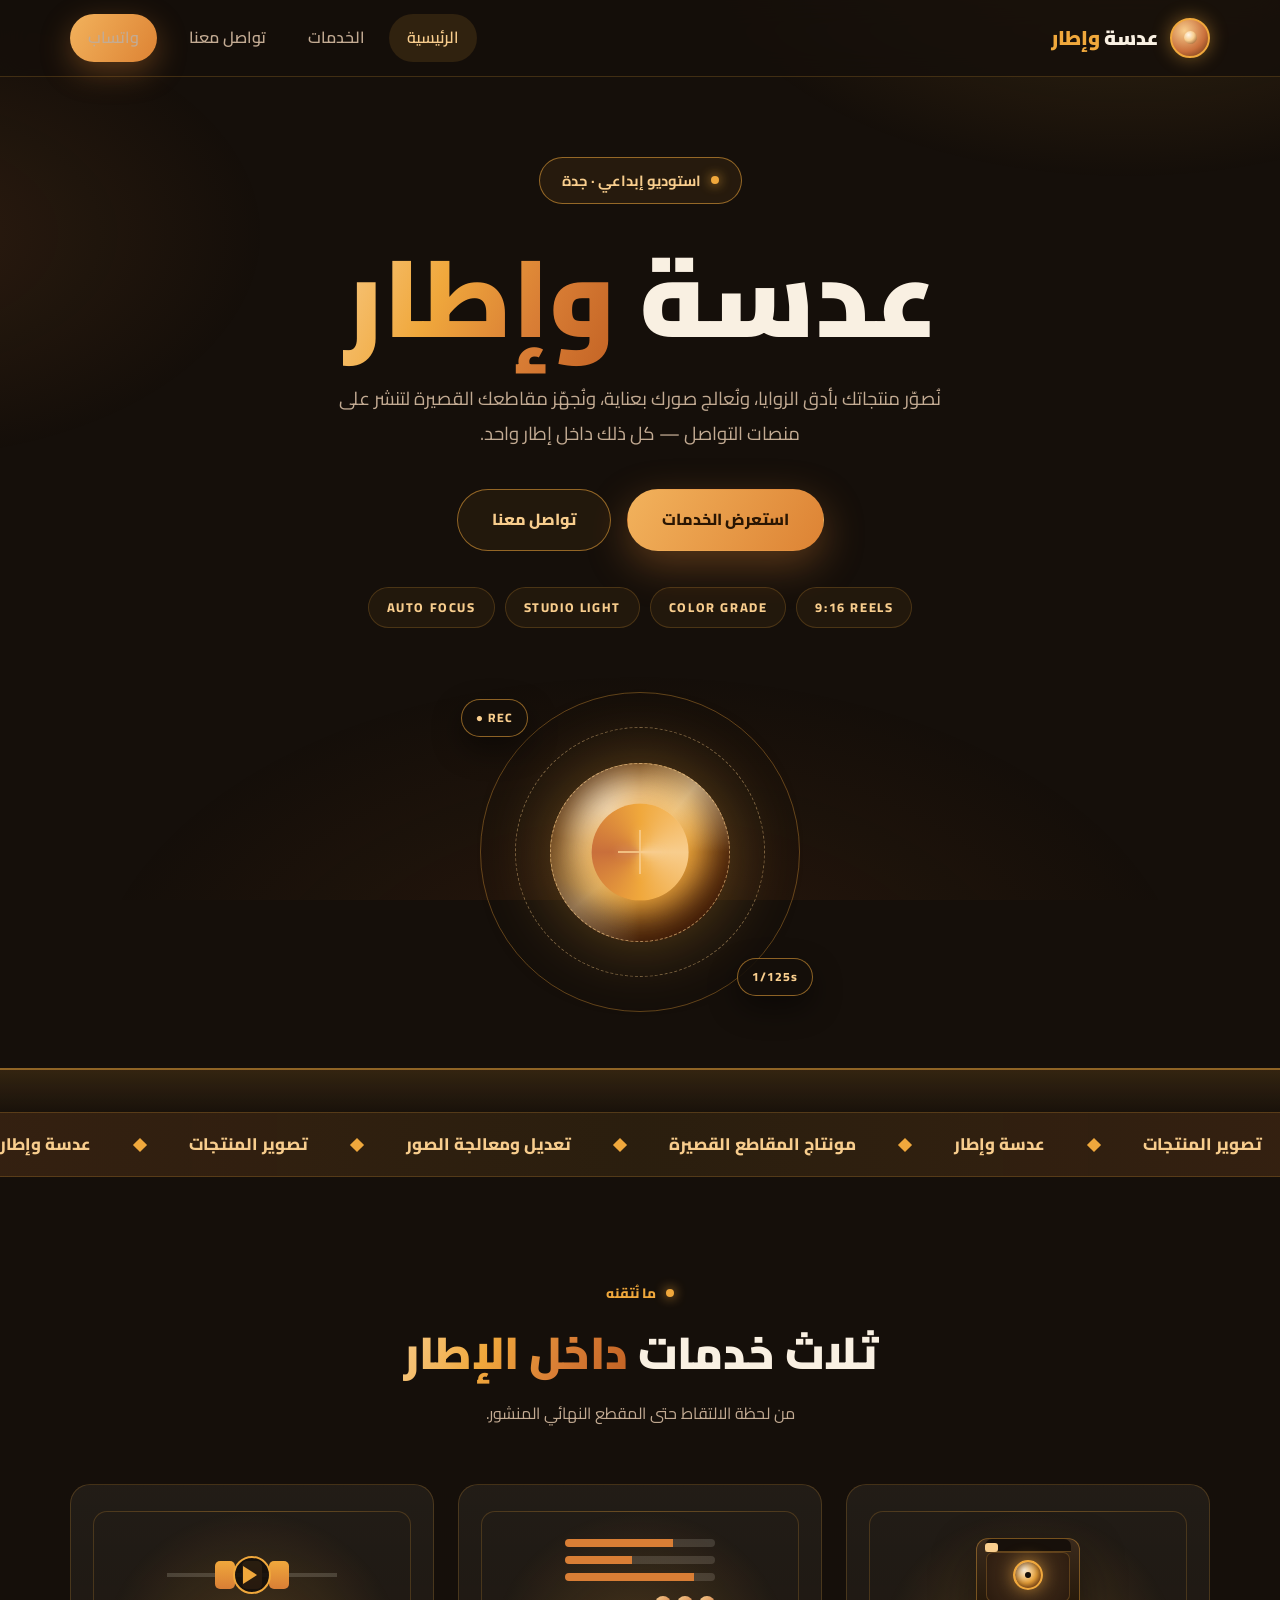
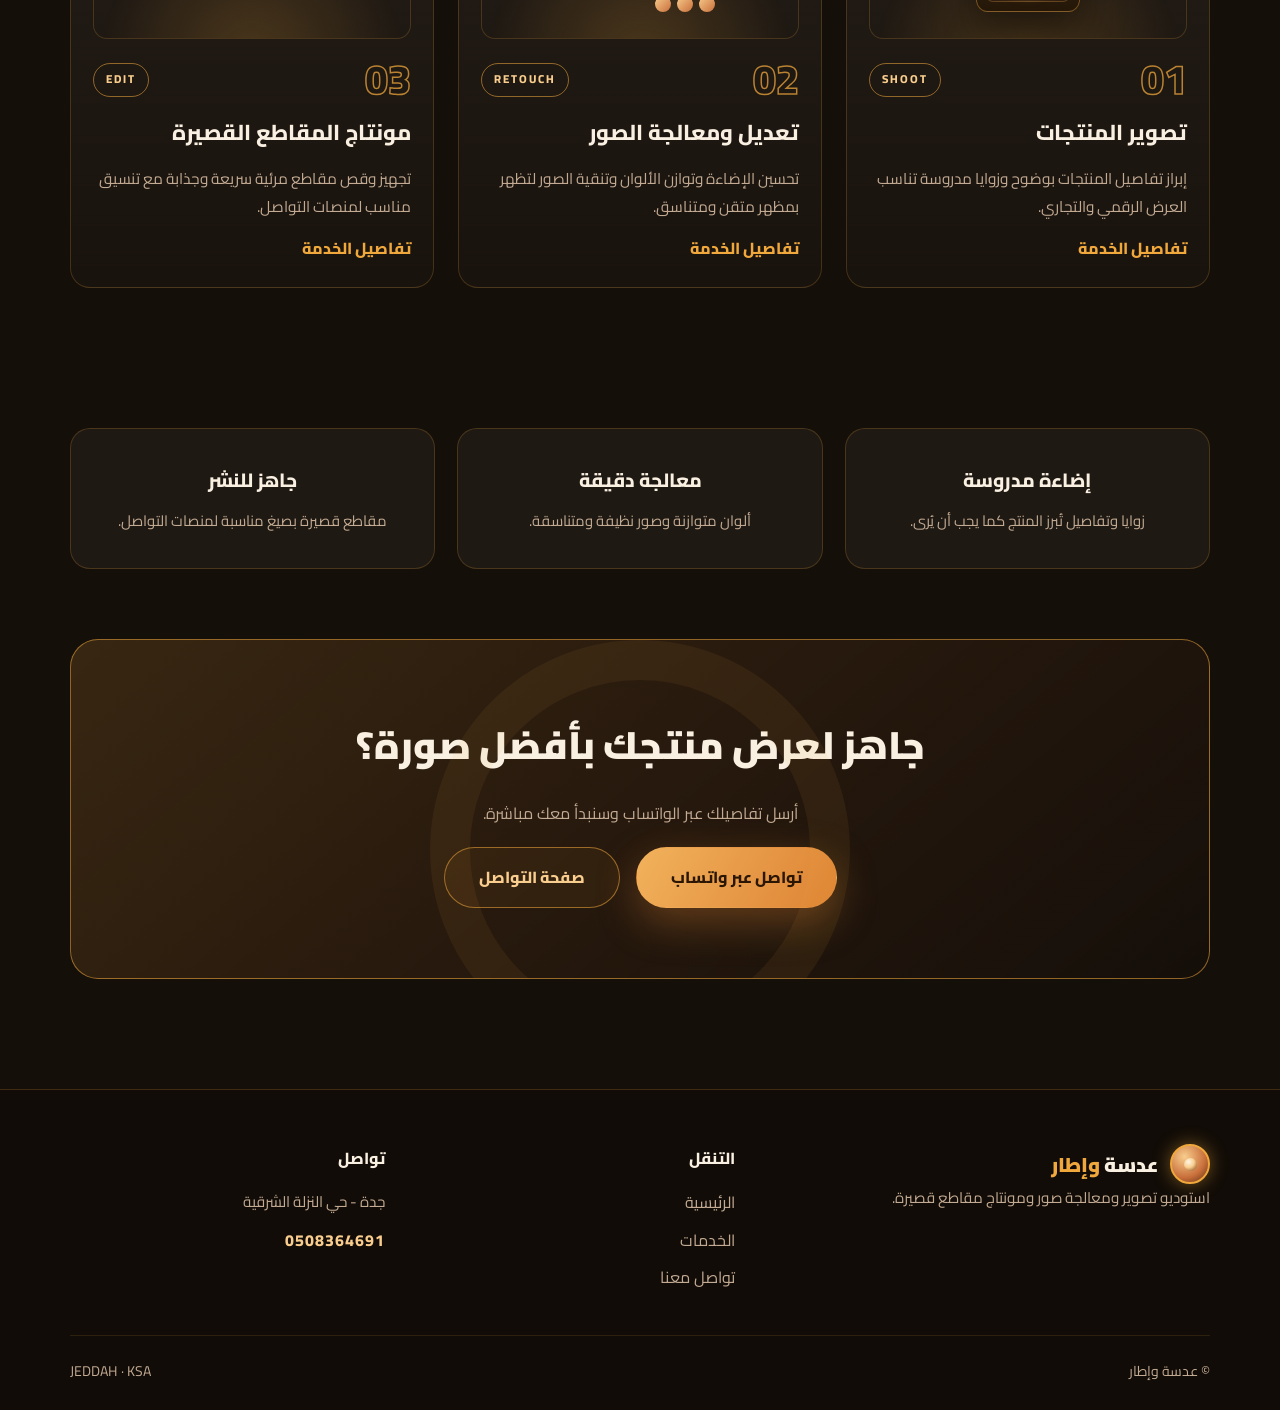
<file: index.html>
<!DOCTYPE html>
<html lang="ar" dir="rtl">
<head>
  <meta charset="UTF-8">
  <meta name="viewport" content="width=device-width, initial-scale=1.0">
  <title>عدسة وإطار | استوديو تصوير ومعالجة صور ومونتاج</title>
  <meta name="description" content="عدسة وإطار — استوديو تصوير المنتجات وتعديل ومعالجة الصور ومونتاج المقاطع القصيرة في جدة - حي النزلة الشرقية.">
  <link rel="icon" href="data:image/svg+xml,%3Csvg xmlns='http://www.w3.org/2000/svg' viewBox='0 0 64 64'%3E%3Ccircle cx='32' cy='32' r='30' fill='%23150f0a' stroke='%23f0a83c' stroke-width='5'/%3E%3Ccircle cx='32' cy='32' r='12' fill='%23f0a83c'/%3E%3C/svg%3E">
  <link rel="preconnect" href="https://fonts.googleapis.com">
  <link rel="preconnect" href="https://fonts.gstatic.com" crossorigin>
  <link href="https://fonts.googleapis.com/css2?family=Cairo:wght@300;400;500;600;700;800;900&display=swap" rel="stylesheet">
  <link rel="stylesheet" href="style.css">
</head>
<body>

  <!-- ===== الترويسة ===== -->
  <header class="site-header">
    <div class="container nav-wrap">
      <a class="brand" href="index.html">
        <span class="aperture" aria-hidden="true"></span>
        <span class="brand-name">عدسة <em>وإطار</em></span>
      </a>

      <button class="nav-toggle" aria-label="فتح القائمة" aria-expanded="false" aria-controls="mainNav">
        <span></span><span></span><span></span>
      </button>

      <nav class="main-nav" id="mainNav">
        <ul>
          <li><a href="index.html" class="active">الرئيسية</a></li>
          <li><a href="services.html">الخدمات</a></li>
          <li><a href="contact.html">تواصل معنا</a></li>
        </ul>
        <a class="nav-cta" href="https://wa.me/966508364691" target="_blank" rel="noopener">واتساب</a>
      </nav>
    </div>
  </header>

  <main>
    <!-- ===== الواجهة الرئيسية ===== -->
    <section class="hero" id="home">
      <div class="container">
        <span class="hero-badge"><span class="dot"></span>استوديو إبداعي · جدة</span>
        <h1 class="hero-title">عدسة <span class="grad-text">وإطار</span></h1>
        <p class="hero-lead">
          نُصوّر منتجاتك بأدق الزوايا، ونُعالج صورك بعناية، ونُجهّز مقاطعك القصيرة
          لتنشر على منصات التواصل — كل ذلك داخل إطار واحد.
        </p>
        <div class="hero-actions">
          <a class="btn btn-primary" href="services.html">استعرض الخدمات</a>
          <a class="btn btn-ghost" href="contact.html">تواصل معنا</a>
        </div>
        <div class="chips" dir="ltr">
          <span class="chip">AUTO FOCUS</span>
          <span class="chip">STUDIO LIGHT</span>
          <span class="chip">COLOR GRADE</span>
          <span class="chip">9:16 REELS</span>
        </div>
      </div>

      <div class="hero-visual" aria-hidden="true">
        <div class="lens">
          <span class="ring ring-1"></span>
          <span class="ring ring-2"></span>
          <span class="ring ring-3"></span>
          <span class="ring ring-4"></span>
          <span class="glass"></span>
          <span class="reticle"></span>
        </div>
        <span class="float-chip fc-1" dir="ltr">● REC</span>
        <span class="float-chip fc-2" dir="ltr">1/125s</span>
      </div>

      <div class="film-strip" aria-hidden="true"></div>
    </section>

    <!-- ===== الشريط المتحرك ===== -->
    <div class="marquee" aria-hidden="true">
      <div class="marquee-track">
        <span class="mq">عدسة وإطار</span>
        <span class="mq">تصوير المنتجات</span>
        <span class="mq">تعديل ومعالجة الصور</span>
        <span class="mq">مونتاج المقاطع القصيرة</span>
        <span class="mq">عدسة وإطار</span>
        <span class="mq">تصوير المنتجات</span>
        <span class="mq">تعديل ومعالجة الصور</span>
        <span class="mq">مونتاج المقاطع القصيرة</span>
        <span class="mq">عدسة وإطار</span>
        <span class="mq">تصوير المنتجات</span>
        <span class="mq">تعديل ومعالجة الصور</span>
        <span class="mq">مونتاج المقاطع القصيرة</span>
        <span class="mq">عدسة وإطار</span>
        <span class="mq">تصوير المنتجات</span>
        <span class="mq">تعديل ومعالجة الصور</span>
        <span class="mq">مونتاج المقاطع القصيرة</span>
      </div>
    </div>

    <!-- ===== الخدمات ===== -->
    <section class="section" id="services">
      <div class="container">
        <header class="sec-head">
          <span class="kicker"><i class="dot"></i>ما نُتقنه</span>
          <h2 class="sec-title">ثلاث خدمات <span class="grad-text">داخل الإطار</span></h2>
          <p class="sec-sub">من لحظة الالتقاط حتى المقطع النهائي المنشور.</p>
        </header>

        <div class="cards">
          <!-- الخدمة 01 -->
          <article class="card">
            <div class="art">
              <div class="cam" aria-hidden="true">
                <span class="cam-top"></span>
                <span class="cam-body"></span>
                <span class="cam-lens"><i></i></span>
                <span class="cam-flash"></span>
              </div>
            </div>
            <div class="card-top">
              <span class="num">01</span>
              <span class="tag">SHOOT</span>
            </div>
            <h3>تصوير المنتجات</h3>
            <p>إبراز تفاصيل المنتجات بوضوح وزوايا مدروسة تناسب العرض الرقمي والتجاري.</p>
            <a class="card-link" href="services.html#service-1">تفاصيل الخدمة</a>
          </article>

          <!-- الخدمة 02 -->
          <article class="card">
            <div class="art">
              <div class="sliders" aria-hidden="true">
                <span class="row" style="--p:72%"></span>
                <span class="row" style="--p:45%"></span>
                <span class="row" style="--p:86%"></span>
                <span class="pallet"><i></i><i></i><i></i></span>
              </div>
            </div>
            <div class="card-top">
              <span class="num">02</span>
              <span class="tag">RETOUCH</span>
            </div>
            <h3>تعديل ومعالجة الصور</h3>
            <p>تحسين الإضاءة وتوازن الألوان وتنقية الصور لتظهر بمظهر متقن ومتناسق.</p>
            <a class="card-link" href="services.html#service-2">تفاصيل الخدمة</a>
          </article>

          <!-- الخدمة 03 -->
          <article class="card">
            <div class="art">
              <div class="timeline" aria-hidden="true">
                <span class="strip"></span>
                <span class="clips"><i></i><i></i><i></i></span>
                <span class="play"></span>
              </div>
            </div>
            <div class="card-top">
              <span class="num">03</span>
              <span class="tag">EDIT</span>
            </div>
            <h3>مونتاج المقاطع القصيرة</h3>
            <p>تجهيز وقص مقاطع مرئية سريعة وجذابة مع تنسيق مناسب لمنصات التواصل.</p>
            <a class="card-link" href="services.html#service-3">تفاصيل الخدمة</a>
          </article>
        </div>
      </div>
    </section>

    <!-- ===== لماذا نحن ===== -->
    <section class="section highlights-wrap">
      <div class="container">
        <div class="highlights">
          <div class="hl">
            <span class="hl-dot"></span>
            <h4>إضاءة مدروسة</h4>
            <p>زوايا وتفاصيل تُبرز المنتج كما يجب أن يُرى.</p>
          </div>
          <div class="hl">
            <span class="hl-dot"></span>
            <h4>معالجة دقيقة</h4>
            <p>ألوان متوازنة وصور نظيفة ومتناسقة.</p>
          </div>
          <div class="hl">
            <span class="hl-dot"></span>
            <h4>جاهز للنشر</h4>
            <p>مقاطع قصيرة بصيغ مناسبة لمنصات التواصل.</p>
          </div>
        </div>
      </div>
    </section>

    <!-- ===== دعوة للتواصل ===== -->
    <section class="cta">
      <div class="container">
        <div class="cta-card">
          <span class="cta-watermark" aria-hidden="true"></span>
          <h2>جاهز لعرض منتجك بأفضل صورة؟</h2>
          <p>أرسل تفاصيلك عبر الواتساب وسنبدأ معك مباشرة.</p>
          <div class="hero-actions">
            <a class="btn btn-primary" href="https://wa.me/966508364691" target="_blank" rel="noopener">تواصل عبر واتساب</a>
            <a class="btn btn-ghost" href="contact.html">صفحة التواصل</a>
          </div>
        </div>
      </div>
    </section>
  </main>

  <!-- ===== التذييل ===== -->
  <footer class="site-footer">
    <div class="container footer-grid">
      <div class="f-brand">
        <a class="brand" href="index.html">
          <span class="aperture" aria-hidden="true"></span>
          <span class="brand-name">عدسة <em>وإطار</em></span>
        </a>
        <p>استوديو تصوير ومعالجة صور ومونتاج مقاطع قصيرة.</p>
      </div>

      <nav class="f-nav" aria-label="تنقل التذييل">
        <h5>التنقل</h5>
        <ul>
          <li><a href="index.html">الرئيسية</a></li>
          <li><a href="services.html">الخدمات</a></li>
          <li><a href="contact.html">تواصل معنا</a></li>
        </ul>
      </nav>

      <div class="f-contact">
        <h5>تواصل</h5>
        <p>جدة - حي النزلة الشرقية</p>
        <a class="f-wa" href="https://wa.me/966508364691" target="_blank" rel="noopener" dir="ltr">0508364691</a>
      </div>
    </div>
    <div class="container f-bottom">
      <span>© عدسة وإطار</span>
      <span dir="ltr">JEDDAH · KSA</span>
    </div>
  </footer>

  <script>
    const toggle = document.querySelector('.nav-toggle');
    const nav = document.querySelector('.main-nav');
    toggle.addEventListener('click', () => {
      const open = nav.classList.toggle('open');
      toggle.setAttribute('aria-expanded', open);
    });
    nav.querySelectorAll('a').forEach(a => a.addEventListener('click', () => {
      nav.classList.remove('open');
      toggle.setAttribute('aria-expanded', 'false');
    }));
  </script>
</body>
</html>
</file>
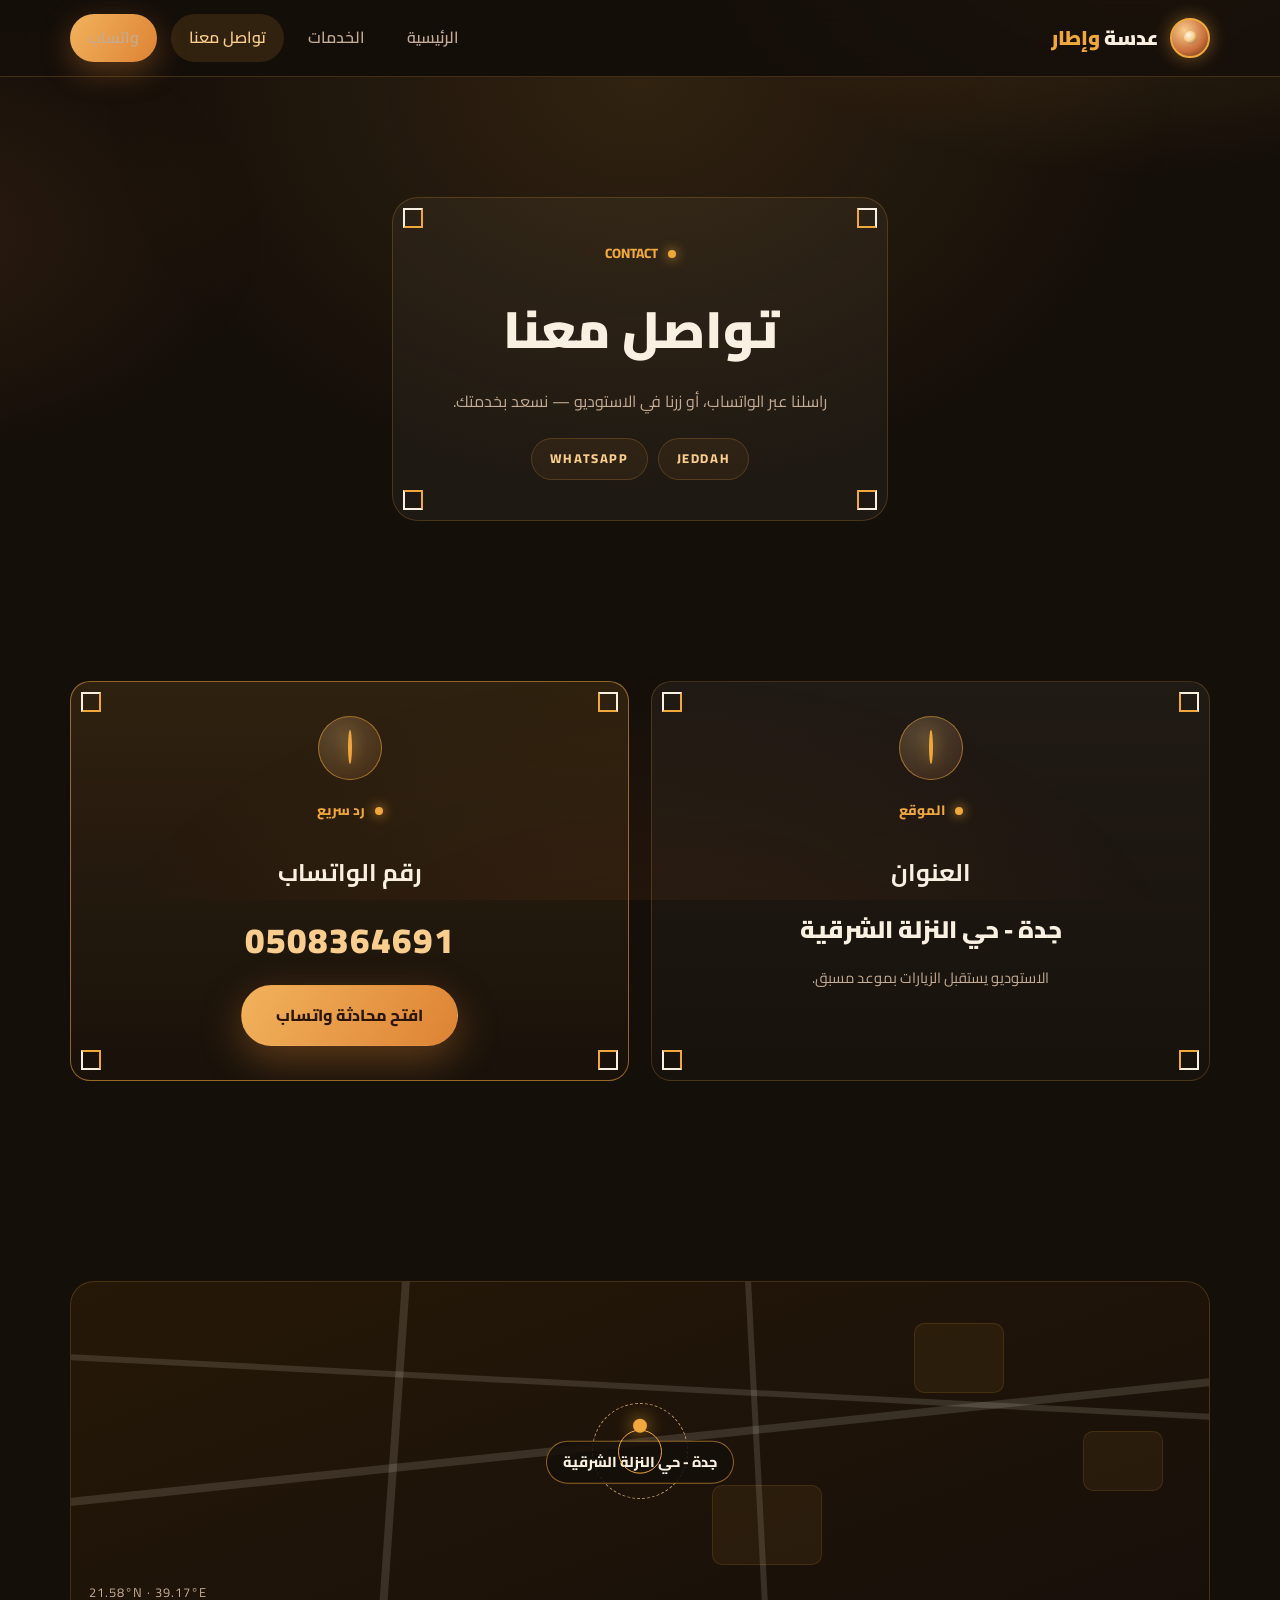
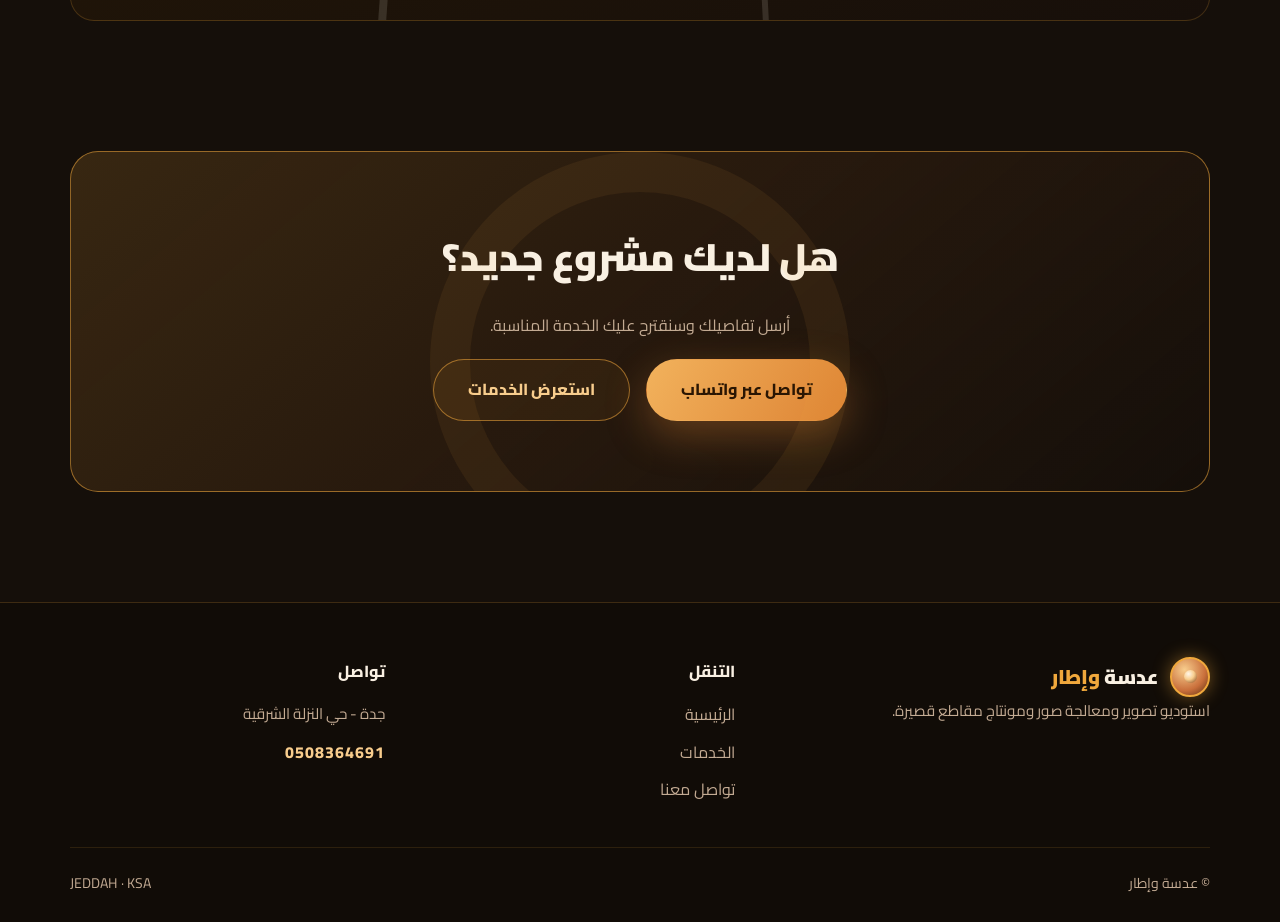
<file: contact.html>
<!DOCTYPE html>
<html lang="ar" dir="rtl">
<head>
  <meta charset="UTF-8">
  <meta name="viewport" content="width=device-width, initial-scale=1.0">
  <title>تواصل معنا | عدسة وإطار</title>
  <meta name="description" content="تواصل مع عدسة وإطار — جدة - حي النزلة الشرقية · واتساب 0508364691.">
  <link rel="preconnect" href="https://fonts.googleapis.com">
  <link rel="preconnect" href="https://fonts.gstatic.com" crossorigin>
  <link href="https://fonts.googleapis.com/css2?family=Cairo:wght@400;600;700;800;900&display=swap" rel="stylesheet">
  <link rel="stylesheet" href="style.css">
</head>
<body>

  <!-- ===== الترويسة ===== -->
  <header class="site-header">
    <div class="container nav-wrap">
      <a class="brand" href="index.html">
        <span class="aperture" aria-hidden="true"></span>
        <span class="brand-name">عدسة <em>وإطار</em></span>
      </a>

      <button class="nav-toggle" aria-label="فتح القائمة" aria-expanded="false" aria-controls="mainNav">
        <span></span><span></span><span></span>
      </button>

      <nav class="main-nav" id="mainNav">
        <ul>
          <li><a href="index.html">الرئيسية</a></li>
          <li><a href="services.html">الخدمات</a></li>
          <li><a href="contact.html" class="active">تواصل معنا</a></li>
        </ul>
        <a class="nav-cta" href="https://wa.me/966508364691" target="_blank" rel="noopener">واتساب</a>
      </nav>
    </div>
  </header>

  <main>
    <!-- ===== عنوان الصفحة ===== -->
    <section class="page-head">
      <div class="container">
        <div class="ph-frame">
          <span class="corners" aria-hidden="true"><i></i><i></i><i></i><i></i></span>
          <span class="kicker"><i class="dot"></i>CONTACT</span>
          <h1 class="page-title">تواصل معنا</h1>
          <p>راسلنا عبر الواتساب، أو زرنا في الاستوديو — نسعد بخدمتك.</p>
          <div class="chips" dir="ltr">
            <span class="chip">WHATSAPP</span>
            <span class="chip">JEDDAH</span>
          </div>
        </div>
      </div>
    </section>

    <!-- ===== بطاقات التواصل ===== -->
    <section class="section">
      <div class="container contact-grid">

        <article class="ccard">
          <span class="corners" aria-hidden="true"><i></i><i></i><i></i><i></i></span>
          <div class="cicon" aria-hidden="true">
            <span class="pin"><i></i></span>
          </div>
          <span class="kicker"><i class="dot"></i>الموقع</span>
          <h2>العنوان</h2>
          <p class="c-big">جدة - حي النزلة الشرقية</p>
          <span class="c-note">الاستوديو يستقبل الزيارات بموعد مسبق.</span>
        </article>

        <article class="ccard ccard-wa">
          <span class="corners" aria-hidden="true"><i></i><i></i><i></i><i></i></span>
          <div class="cicon" aria-hidden="true">
            <span class="bubble"><i></i></span>
          </div>
          <span class="kicker"><i class="dot"></i>رد سريع</span>
          <h2>رقم الواتساب</h2>
          <a class="c-phone" href="https://wa.me/966508364691" target="_blank" rel="noopener" dir="ltr">0508364691</a>
          <a class="btn btn-primary" href="https://wa.me/966508364691" target="_blank" rel="noopener">افتح محادثة واتساب</a>
        </article>

      </div>
    </section>

    <!-- ===== خريطة إبداعية ===== -->
    <section class="section section-tight">
      <div class="container">
        <div class="map" role="img" aria-label="جدة - حي النزلة الشرقية">
          <span class="map-road r-h1" aria-hidden="true"></span>
          <span class="map-road r-h2" aria-hidden="true"></span>
          <span class="map-road r-v1" aria-hidden="true"></span>
          <span class="map-road r-v2" aria-hidden="true"></span>
          <span class="map-block b1" aria-hidden="true"></span>
          <span class="map-block b2" aria-hidden="true"></span>
          <span class="map-block b3" aria-hidden="true"></span>

          <span class="map-reticle" aria-hidden="true"></span>

          <div class="map-pin-label">
            <span class="map-pulse" aria-hidden="true"></span>
            <span class="map-dot" aria-hidden="true"></span>
            <span class="map-text">جدة - حي النزلة الشرقية</span>
          </div>

          <span class="map-coords" dir="ltr">21.58°N · 39.17°E</span>
        </div>
      </div>
    </section>

    <!-- ===== دعوة للتواصل ===== -->
    <section class="cta">
      <div class="container">
        <div class="cta-card">
          <span class="cta-watermark" aria-hidden="true"></span>
          <h2>هل لديك مشروع جديد؟</h2>
          <p>أرسل تفاصيلك وسنقترح عليك الخدمة المناسبة.</p>
          <div class="hero-actions">
            <a class="btn btn-primary" href="https://wa.me/966508364691" target="_blank" rel="noopener">تواصل عبر واتساب</a>
            <a class="btn btn-ghost" href="services.html">استعرض الخدمات</a>
          </div>
        </div>
      </div>
    </section>
  </main>

  <!-- ===== التذييل ===== -->
  <footer class="site-footer">
    <div class="container footer-grid">
      <div class="f-brand">
        <a class="brand" href="index.html">
          <span class="aperture" aria-hidden="true"></span>
          <span class="brand-name">عدسة <em>وإطار</em></span>
        </a>
        <p>استوديو تصوير ومعالجة صور ومونتاج مقاطع قصيرة.</p>
      </div>

      <nav class="f-nav" aria-label="تنقل التذييل">
        <h5>التنقل</h5>
        <ul>
          <li><a href="index.html">الرئيسية</a></li>
          <li><a href="services.html">الخدمات</a></li>
          <li><a href="contact.html">تواصل معنا</a></li>
        </ul>
      </nav>

      <div class="f-contact">
        <h5>تواصل</h5>
        <p>جدة - حي النزلة الشرقية</p>
        <a class="f-wa" href="https://wa.me/966508364691" target="_blank" rel="noopener" dir="ltr">0508364691</a>
      </div>
    </div>
    <div class="container f-bottom">
      <span>© عدسة وإطار</span>
      <span dir="ltr">JEDDAH · KSA</span>
    </div>
  </footer>

  <script>
    const toggle = document.querySelector('.nav-toggle');
    const nav = document.querySelector('.main-nav');
    toggle.addEventListener('click', () => {
      const open = nav.classList.toggle('open');
      toggle.setAttribute('aria-expanded', open);
    });
    nav.querySelectorAll('a').forEach(a => a.addEventListener('click', () => {
      nav.classList.remove('open');
      toggle.setAttribute('aria-expanded', 'false');
    }));
  </script>
</body>
</html>
</file>
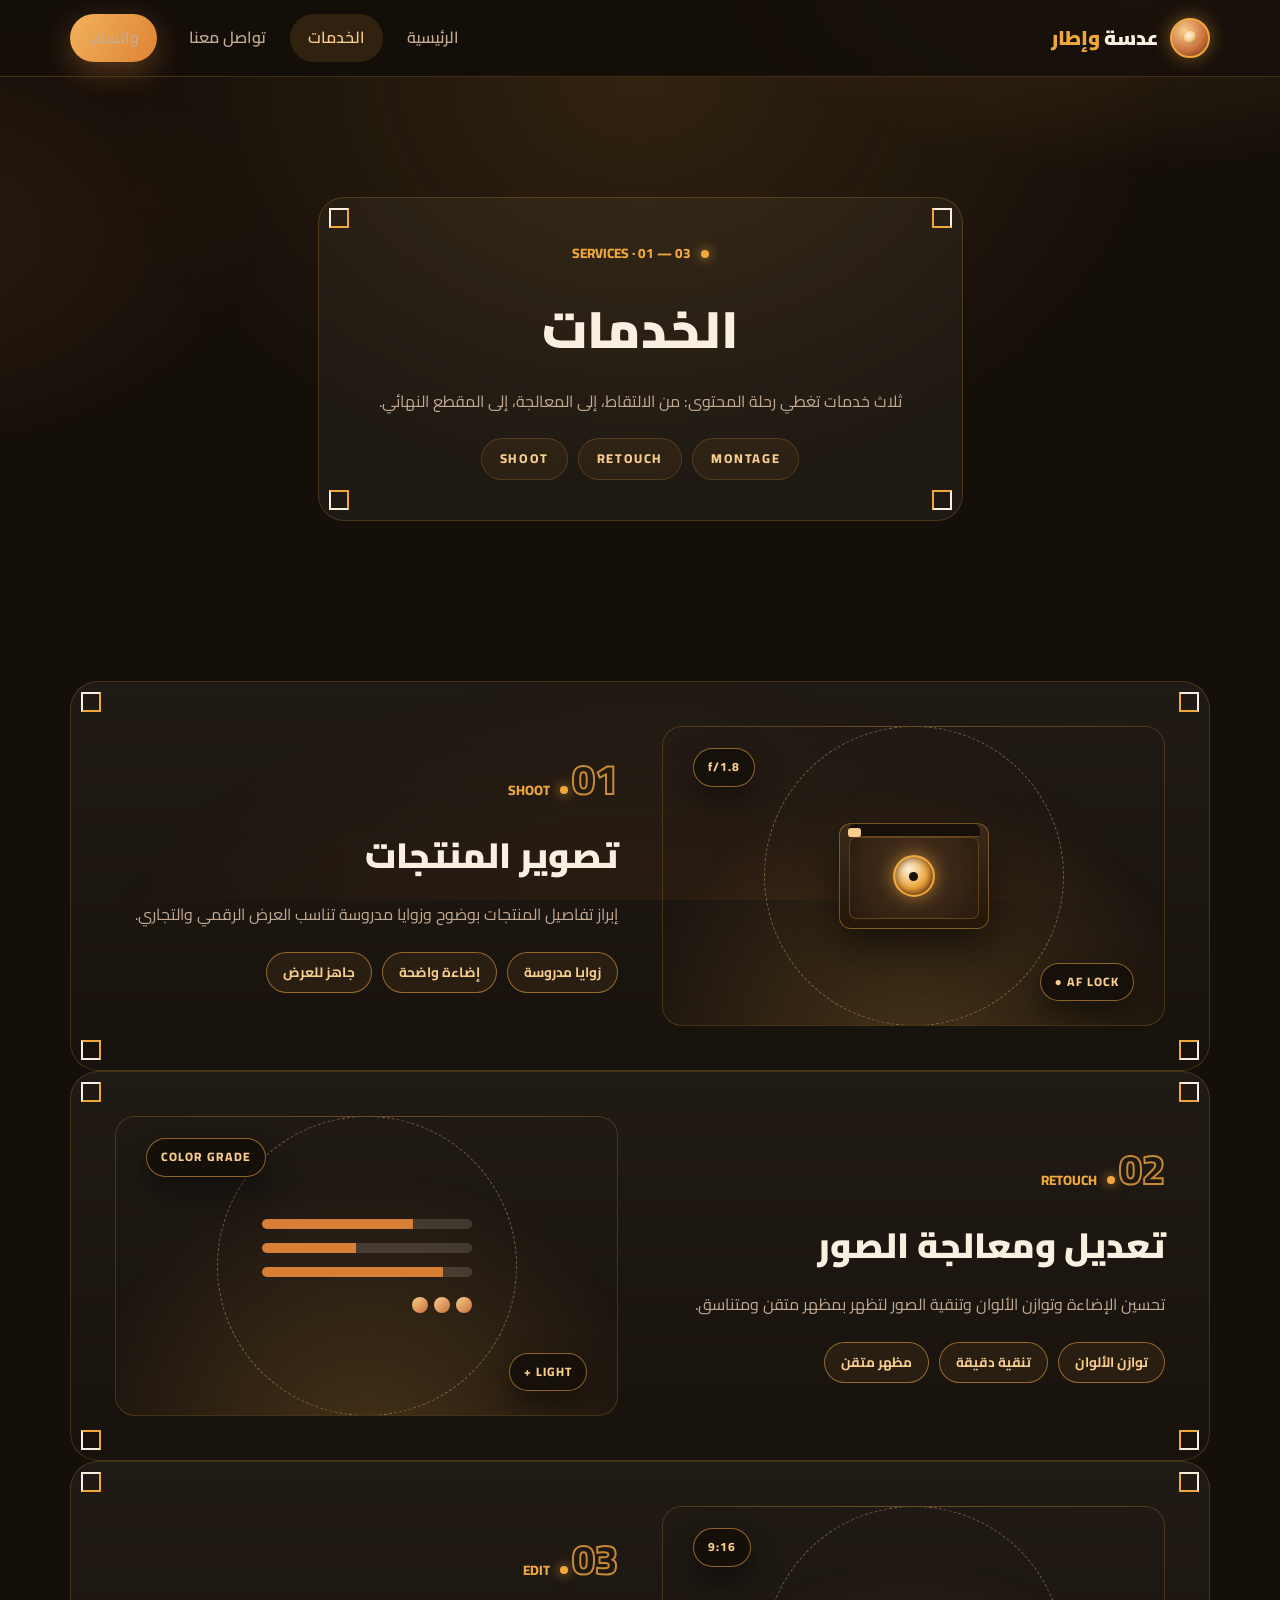
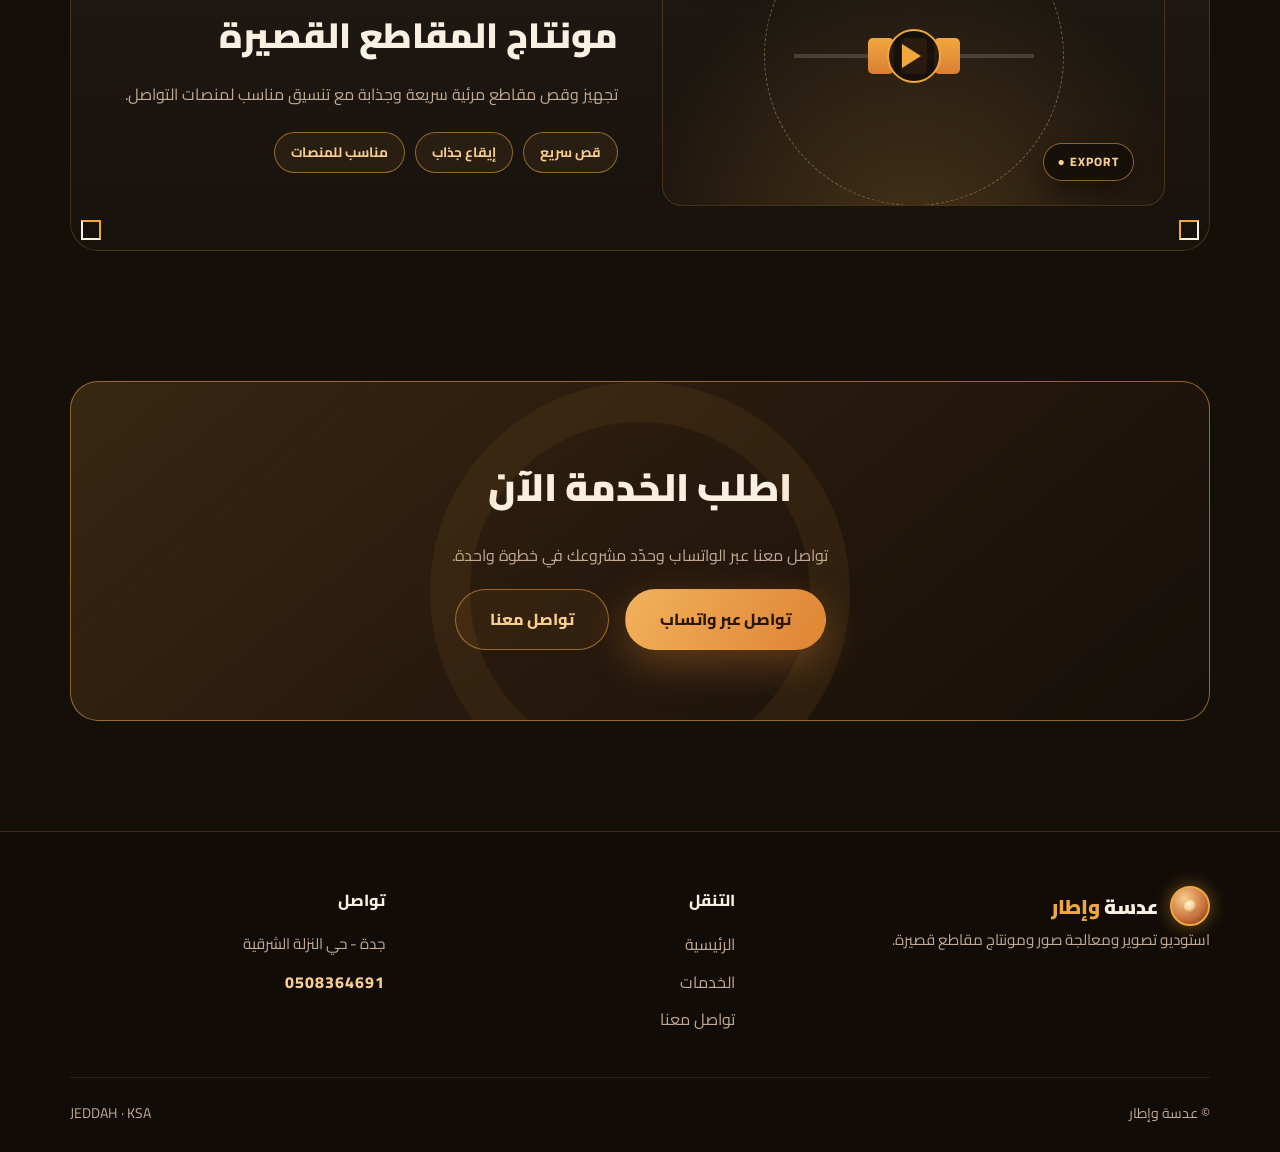
<file: services.html>
<!DOCTYPE html>
<html lang="ar" dir="rtl">
<head>
  <meta charset="UTF-8">
  <meta name="viewport" content="width=device-width, initial-scale=1.0">
  <title>الخدمات | عدسة وإطار</title>
  <meta name="description" content="خدمات عدسة وإطار: تصوير المنتجات، تعديل ومعالجة الصور، مونتاج المقاطع القصيرة.">
  <link rel="preconnect" href="https://fonts.googleapis.com">
  <link rel="preconnect" href="https://fonts.gstatic.com" crossorigin>
  <link href="https://fonts.googleapis.com/css2?family=Cairo:wght@400;600;700;800;900&display=swap" rel="stylesheet">
  <link rel="stylesheet" href="style.css">
</head>
<body>

  <!-- ===== الترويسة ===== -->
  <header class="site-header">
    <div class="container nav-wrap">
      <a class="brand" href="index.html">
        <span class="aperture" aria-hidden="true"></span>
        <span class="brand-name">عدسة <em>وإطار</em></span>
      </a>

      <button class="nav-toggle" aria-label="فتح القائمة" aria-expanded="false" aria-controls="mainNav">
        <span></span><span></span><span></span>
      </button>

      <nav class="main-nav" id="mainNav">
        <ul>
          <li><a href="index.html">الرئيسية</a></li>
          <li><a href="services.html" class="active">الخدمات</a></li>
          <li><a href="contact.html">تواصل معنا</a></li>
        </ul>
        <a class="nav-cta" href="https://wa.me/966508364691" target="_blank" rel="noopener">واتساب</a>
      </nav>
    </div>
  </header>

  <main>
    <!-- ===== عنوان الصفحة ===== -->
    <section class="page-head">
      <div class="container">
        <div class="ph-frame">
          <span class="corners" aria-hidden="true"><i></i><i></i><i></i><i></i></span>
          <span class="kicker"><i class="dot"></i>SERVICES · 01 — 03</span>
          <h1 class="page-title">الخدمات</h1>
          <p>ثلاث خدمات تغطي رحلة المحتوى: من الالتقاط، إلى المعالجة، إلى المقطع النهائي.</p>
          <div class="chips" dir="ltr">
            <span class="chip">SHOOT</span>
            <span class="chip">RETOUCH</span>
            <span class="chip">MONTAGE</span>
          </div>
        </div>
      </div>
    </section>

    <!-- ===== الخدمات ===== -->
    <section class="section">
      <div class="container">

        <!-- 01 -->
        <article class="service-row">
          <span class="corners" aria-hidden="true"><i></i><i></i><i></i><i></i></span>
          <div class="srv-visual">
            <div class="orbit" aria-hidden="true"></div>
            <div class="cam cam-lg" aria-hidden="true">
              <span class="cam-top"></span>
              <span class="cam-body"></span>
              <span class="cam-lens"><i></i></span>
              <span class="cam-flash"></span>
            </div>
            <span class="float-chip fc-1" dir="ltr">f/1.8</span>
            <span class="float-chip fc-2" dir="ltr">● AF LOCK</span>
          </div>
          <div class="srv-copy">
            <span class="srv-num" aria-hidden="true">01</span>
            <span class="kicker"><i class="dot"></i>SHOOT</span>
            <h2>تصوير المنتجات</h2>
            <p>إبراز تفاصيل المنتجات بوضوح وزوايا مدروسة تناسب العرض الرقمي والتجاري.</p>
            <div class="srv-tags">
              <span>زوايا مدروسة</span><span>إضاءة واضحة</span><span>جاهز للعرض</span>
            </div>
          </div>
        </article>

        <!-- 02 -->
        <article class="service-row flip">
          <span class="corners" aria-hidden="true"><i></i><i></i><i></i><i></i></span>
          <div class="srv-visual">
            <div class="orbit" aria-hidden="true"></div>
            <div class="sliders sliders-lg" aria-hidden="true">
              <span class="row" style="--p:72%"></span>
              <span class="row" style="--p:45%"></span>
              <span class="row" style="--p:86%"></span>
              <span class="pallet"><i></i><i></i><i></i></span>
            </div>
            <span class="float-chip fc-1" dir="ltr">COLOR GRADE</span>
            <span class="float-chip fc-2" dir="ltr">+ LIGHT</span>
          </div>
          <div class="srv-copy">
            <span class="srv-num" aria-hidden="true">02</span>
            <span class="kicker"><i class="dot"></i>RETOUCH</span>
            <h2>تعديل ومعالجة الصور</h2>
            <p>تحسين الإضاءة وتوازن الألوان وتنقية الصور لتظهر بمظهر متقن ومتناسق.</p>
            <div class="srv-tags">
              <span>توازن الألوان</span><span>تنقية دقيقة</span><span>مظهر متقن</span>
            </div>
          </div>
        </article>

        <!-- 03 -->
        <article class="service-row">
          <span class="corners" aria-hidden="true"><i></i><i></i><i></i><i></i></span>
          <div class="srv-visual">
            <div class="orbit" aria-hidden="true"></div>
            <div class="timeline timeline-lg" aria-hidden="true">
              <span class="strip"></span>
              <span class="clips"><i></i><i></i><i></i></span>
              <span class="play"></span>
            </div>
            <span class="float-chip fc-1" dir="ltr">9:16</span>
            <span class="float-chip fc-2" dir="ltr">● EXPORT</span>
          </div>
          <div class="srv-copy">
            <span class="srv-num" aria-hidden="true">03</span>
            <span class="kicker"><i class="dot"></i>EDIT</span>
            <h2>مونتاج المقاطع القصيرة</h2>
            <p>تجهيز وقص مقاطع مرئية سريعة وجذابة مع تنسيق مناسب لمنصات التواصل.</p>
            <div class="srv-tags">
              <span>قص سريع</span><span>إيقاع جذاب</span><span>مناسب للمنصات</span>
            </div>
          </div>
        </article>

      </div>
    </section>

    <!-- ===== دعوة للتواصل ===== -->
    <section class="cta">
      <div class="container">
        <div class="cta-card">
          <span class="cta-watermark" aria-hidden="true"></span>
          <h2>اطلب الخدمة الآن</h2>
          <p>تواصل معنا عبر الواتساب وحدّد مشروعك في خطوة واحدة.</p>
          <div class="hero-actions">
            <a class="btn btn-primary" href="https://wa.me/966508364691" target="_blank" rel="noopener">تواصل عبر واتساب</a>
            <a class="btn btn-ghost" href="contact.html">تواصل معنا</a>
          </div>
        </div>
      </div>
    </section>
  </main>

  <!-- ===== التذييل ===== -->
  <footer class="site-footer">
    <div class="container footer-grid">
      <div class="f-brand">
        <a class="brand" href="index.html">
          <span class="aperture" aria-hidden="true"></span>
          <span class="brand-name">عدسة <em>وإطار</em></span>
        </a>
        <p>استوديو تصوير ومعالجة صور ومونتاج مقاطع قصيرة.</p>
      </div>

      <nav class="f-nav" aria-label="تنقل التذييل">
        <h5>التنقل</h5>
        <ul>
          <li><a href="index.html">الرئيسية</a></li>
          <li><a href="services.html">الخدمات</a></li>
          <li><a href="contact.html">تواصل معنا</a></li>
        </ul>
      </nav>

      <div class="f-contact">
        <h5>تواصل</h5>
        <p>جدة - حي النزلة الشرقية</p>
        <a class="f-wa" href="https://wa.me/966508364691" target="_blank" rel="noopener" dir="ltr">0508364691</a>
      </div>
    </div>
    <div class="container f-bottom">
      <span>© عدسة وإطار</span>
      <span dir="ltr">JEDDAH · KSA</span>
    </div>
  </footer>

  <script>
    const toggle = document.querySelector('.nav-toggle');
    const nav = document.querySelector('.main-nav');
    toggle.addEventListener('click', () => {
      const open = nav.classList.toggle('open');
      toggle.setAttribute('aria-expanded', open);
    });
    nav.querySelectorAll('a').forEach(a => a.addEventListener('click', () => {
      nav.classList.remove('open');
      toggle.setAttribute('aria-expanded', 'false');
    }));
  </script>
</body>
</html>
</file>
<file: style.css>
@import url('https://fonts.googleapis.com/css2?family=Cairo:wght@300;400;500;600;700;800;900&display=swap');

/* ===== المتغيرات والأساس ===== */
:root {
  --bg: #150f0a;
  --bg-2: #1f1510;
  --surface: rgba(255, 244, 228, 0.045);
  --surface-2: rgba(255, 244, 228, 0.08);
  --line: rgba(240, 168, 60, 0.2);
  --line-strong: rgba(240, 168, 60, 0.55);
  --amber: #f0a83c;
  --amber-light: #f8cd8d;
  --copper: #d97e35;
  --cream: #f9f0e2;
  --muted: #c3ab93;
  --text: #f9f0e2;
  --radius: 20px;
  --shadow-lg: 0 30px 80px rgba(0, 0, 0, 0.55);
}

* { margin: 0; padding: 0; box-sizing: border-box; }

html { scroll-behavior: smooth; scroll-padding-top: 92px; }

body {
  font-family: "Cairo", "Segoe UI", Tahoma, sans-serif;
  background: var(--bg);
  color: var(--text);
  line-height: 1.85;
  min-height: 100vh;
  display: flex;
  flex-direction: column;
  overflow-x: hidden;
}

/* تدرجات لونية فنية عميقة ودافئة */
body::before {
  content: "";
  position: fixed;
  inset: 0;
  z-index: 0;
  pointer-events: none;
  background:
    radial-gradient(55% 45% at 88% -8%, rgba(240, 168, 60, 0.16), transparent 62%),
    radial-gradient(48% 42% at -8% 26%, rgba(217, 126, 53, 0.12), transparent 60%),
    radial-gradient(70% 60% at 50% 112%, rgba(150, 74, 20, 0.16), transparent 62%);
}

a { color: inherit; text-decoration: none; }
ul { list-style: none; }

.container { width: min(1140px, 92%); margin-inline: auto; }

section, header, footer, main { position: relative; z-index: 1; }
main { flex: 1; }

/* ===== الأساسيات ===== */
.section { padding: 100px 0; position: relative; }

.sec-head { text-align: center; margin-bottom: 56px; }
.kicker {
  display: inline-flex; align-items: center; gap: 10px;
  color: var(--amber); font-weight: 800; font-size: 0.85rem;
  margin-bottom: 16px;
}
.kicker .dot { width: 8px; height: 8px; border-radius: 50%; background: var(--amber); box-shadow: 0 0 12px var(--amber); animation: pulse 2s ease-in-out infinite; }
.sec-title { font-size: clamp(1.9rem, 5vw, 2.8rem); font-weight: 900; line-height: 1.4; }
.grad-text {
  background: linear-gradient(115deg, #f8cd8d, #f0a83c 38%, #d97e35 68%, #c05f22);
  -webkit-background-clip: text; background-clip: text; color: transparent;
}
.sec-sub { color: var(--muted); max-width: 560px; margin: 14px auto 0; }

/* ===== الأزرار ===== */
.btn {
  display: inline-flex; align-items: center; justify-content: center; gap: 10px;
  padding: 15px 34px; border-radius: 999px; border: 1px solid transparent;
  font-family: inherit; font-size: 1rem; font-weight: 800; cursor: pointer;
  transition: transform 0.35s ease, box-shadow 0.35s ease, background 0.35s ease, border-color 0.35s ease, color 0.3s ease;
}
.btn-primary {
  background: linear-gradient(120deg, #f2b25c, #dd8334);
  color: #2a1603;
  box-shadow: 0 14px 40px rgba(221, 131, 52, 0.35);
}
.btn-primary:hover { transform: translateY(-4px); box-shadow: 0 20px 55px rgba(221, 131, 52, 0.5); }
.btn-ghost { border-color: var(--line-strong); color: var(--amber-light); background: rgba(240, 168, 60, 0.06); }
.btn-ghost:hover { transform: translateY(-4px); background: rgba(240, 168, 60, 0.14); color: var(--amber); }

/* ===== الترويسة ===== */
.site-header {
  position: sticky; top: 0; z-index: 60;
  background: rgba(21, 15, 10, 0.82);
  backdrop-filter: blur(14px); -webkit-backdrop-filter: blur(14px);
  border-bottom: 1px solid var(--line);
}
.nav-wrap { position: relative; display: flex; align-items: center; justify-content: space-between; gap: 16px; padding-block: 14px; }
.brand { display: inline-flex; align-items: center; gap: 12px; }
.aperture {
  width: 40px; height: 40px; border-radius: 50%; flex: none;
  border: 2px solid var(--amber);
  display: grid; place-items: center;
  background: radial-gradient(circle at 35% 30%, #f8cd8d, #c96f3b 60%, #5a2c10);
  box-shadow: 0 0 18px rgba(240, 168, 60, 0.45);
}
.aperture::after { content: ""; width: 13px; height: 13px; border-radius: 50%; background: radial-gradient(circle at 35% 30%, #fff6e8, #f8cd8d 45%, #7a3b12); }
.brand-name { font-size: 1.25rem; font-weight: 900; line-height: 1.25; }
.brand-name em { font-style: normal; color: var(--amber); }
.main-nav { display: flex; align-items: center; gap: 14px; }
.main-nav ul { display: flex; gap: 6px; }
.main-nav a { display: block; padding: 9px 18px; border-radius: 999px; font-weight: 600; color: var(--muted); transition: color 0.3s, background 0.3s; }
.main-nav a:hover { color: var(--text); background: var(--surface-2); }
.main-nav a.active { color: var(--amber-light); background: rgba(240, 168, 60, 0.12); }
.nav-cta {
  padding: 10px 24px; border-radius: 999px;
  background: linear-gradient(120deg, #f2b25c, #dd8334);
  color: #2a1603; font-weight: 800;
  box-shadow: 0 10px 30px rgba(221, 131, 52, 0.35);
  transition: transform 0.3s, box-shadow 0.3s;
}
.nav-cta:hover { transform: translateY(-2px); box-shadow: 0 14px 40px rgba(221, 131, 52, 0.5); }
.nav-toggle { display: none; background: var(--surface-2); color: var(--text); border: 1px solid var(--line); border-radius: 12px; padding: 8px 14px; font-size: 1.15rem; cursor: pointer; }
.nav-toggle span { display: block; width: 20px; height: 2px; background: var(--text); margin: 4px 0; border-radius: 2px; }

/* ===== الهيرو ===== */
.hero { position: relative; overflow: hidden; text-align: center; padding: 80px 0 100px; }
.hero-badge {
  display: inline-flex; align-items: center; gap: 10px;
  padding: 9px 22px; border-radius: 999px;
  border: 1px solid var(--line-strong);
  background: rgba(240, 168, 60, 0.08);
  color: var(--amber-light); font-weight: 700; font-size: 0.92rem;
  margin-bottom: 28px;
}
.hero-title { font-size: clamp(3rem, 11vw, 6.8rem); font-weight: 900; line-height: 1.2; margin-bottom: 20px; }
.hero-badge .dot { width: 8px; height: 8px; border-radius: 50%; background: var(--amber); box-shadow: 0 0 12px var(--amber); animation: pulse 2s ease-in-out infinite; }
.hero-lead { color: var(--muted); max-width: 620px; margin: 0 auto 38px; font-size: clamp(1rem, 2.4vw, 1.16rem); }
.hero-actions { display: flex; gap: 16px; justify-content: center; flex-wrap: wrap; }

.chips { display: flex; gap: 10px; justify-content: center; flex-wrap: wrap; margin-top: 36px; }
.chip {
  padding: 8px 18px; border-radius: 999px;
  border: 1px solid var(--line);
  color: var(--amber-light); font-size: 0.8rem; font-weight: 800; letter-spacing: 1.6px;
  background: rgba(240, 168, 60, 0.06);
}

.hero-visual { position: relative; width: min(320px, 76vw); margin: 64px auto 0; }
.lens { position: relative; width: min(320px, 76vw); aspect-ratio: 1; animation: float 7s ease-in-out infinite; }
.ring { position: absolute; border-radius: 50%; border: 1px solid rgba(240, 168, 60, 0.35); }
.ring-1 { inset: 0; }
.ring-2 { inset: 11%; border-style: dashed; border-color: rgba(248, 205, 141, 0.42); animation: spin 46s linear infinite; }
.ring-3 { inset: 22%; border-color: rgba(240, 168, 60, 0.55); }
.ring-4 { inset: 33%; border: 1px solid rgba(248, 205, 141, 0.28); background: radial-gradient(circle at 35% 30%, rgba(248, 205, 141, 0.2), rgba(120, 60, 25, 0.28) 70%, transparent 74%); }
.glass {
  position: absolute; inset: 22%; border-radius: 50%;
  background: radial-gradient(circle at 34% 28%, #fff6e8 0%, #f8cd8d 24%, #f0a83c 46%, #8a4a1a 78%, #3d1f0b 100%);
  box-shadow: inset 0 0 46px rgba(55, 20, 4, 0.9), inset 0 -20px 60px rgba(0, 0, 0, 0.55), 0 0 70px rgba(240, 168, 60, 0.35);
  overflow: hidden;
}
.glass::before {
  content: ""; position: absolute; inset: -70%;
  background: conic-gradient(from 0deg, transparent 0deg, rgba(255, 244, 214, 0.5) 40deg, transparent 90deg, transparent 180deg, rgba(255, 244, 214, 0.32) 230deg, transparent 280deg, transparent 360deg);
  animation: sweep 6s linear infinite;
}
.glass::after {
  content: ""; position: absolute; top: 50%; left: 50%; width: 54%; aspect-ratio: 1; transform: translate(-50%, -50%);
  border-radius: 50%;
  background: conic-gradient(from 0deg, #f0a83c, #f8cd8d, #f0a83c, #c96f3b, #f0a83c);
  box-shadow: 0 0 34px rgba(240, 168, 60, 0.85);
}
.reticle { position: absolute; inset: 22%; border-radius: 50%; border: 1px dashed rgba(248, 205, 141, 0.6); animation: pulse 3s ease-in-out infinite; }
.reticle::before { content: ""; position: absolute; top: 50%; left: 50%; width: 2px; height: 44px; background: rgba(248, 205, 141, 0.85); transform: translate(-50%, -50%); box-shadow: 0 0 10px rgba(248, 205, 141, 0.9); }
.reticle::after { content: ""; position: absolute; top: 50%; left: 50%; height: 2px; width: 44px; background: rgba(248, 205, 141, 0.85); transform: translate(-50%, -50%); box-shadow: 0 0 10px rgba(248, 205, 141, 0.9); }
.float-chip { position: absolute; padding: 7px 14px; border-radius: 999px; border: 1px solid var(--line-strong); background: rgba(21, 15, 10, 0.88); color: var(--amber-light); font-size: 0.76rem; font-weight: 800; letter-spacing: 1px; box-shadow: 0 12px 30px rgba(0, 0, 0, 0.45); }
.fc-1 { top: 2%; inset-inline-start: -6%; animation: float 6s ease-in-out infinite; }
.fc-2 { bottom: 5%; inset-inline-end: -4%; animation: float 8s ease-in-out infinite reverse; }
.film-strip { position: absolute; bottom: 0; inset-inline: 0; height: 44px; background: linear-gradient(180deg, rgba(240, 168, 60, 0.14), rgba(240, 168, 60, 0.02)); border-top: 2px solid rgba(240, 168, 60, 0.55); }

/* ===== الشريط المتحرك ===== */
.marquee { overflow: hidden; direction: ltr; border-block: 1px solid var(--line); background: linear-gradient(90deg, rgba(217, 126, 53, 0.16), rgba(240, 168, 60, 0.1), rgba(217, 126, 53, 0.16)); padding: 16px 0; }
.marquee-track { display: flex; width: max-content; animation: marquee 30s linear infinite; }
.mq { display: inline-flex; align-items: center; gap: 44px; padding-inline-end: 44px; font-weight: 800; color: var(--amber-light); white-space: nowrap; font-size: 1.05rem; }
.mq::after { content: ""; width: 10px; height: 10px; background: var(--amber); transform: rotate(45deg); }

/* ===== البطاقات ===== */
.cards { display: grid; grid-template-columns: repeat(3, 1fr); gap: 24px; }
.card {
  position: relative;
  display: flex; flex-direction: column; gap: 12px;
  background: linear-gradient(180deg, rgba(255, 244, 228, 0.06), rgba(255, 244, 228, 0.02));
  border: 1px solid var(--line); border-radius: var(--radius);
  padding: 26px 22px 24px;
  overflow: hidden;
  transition: transform 0.45s cubic-bezier(0.2, 0.8, 0.2, 1), border-color 0.45s, box-shadow 0.45s;
}
.card:hover { transform: translateY(-12px); border-color: var(--line-strong); box-shadow: var(--shadow-lg), 0 0 60px rgba(240, 168, 60, 0.12); }
.art { height: 128px; display: grid; place-items: center; border-radius: 14px; border: 1px solid var(--line); background: radial-gradient(circle at 50% 120%, rgba(240, 168, 60, 0.22), transparent 70%); margin-bottom: 8px; position: relative; overflow: hidden; }
.cam { position: relative; width: 104px; height: 74px; border-radius: 12px; background: linear-gradient(180deg, #3a2a1c, #241708); border: 1px solid rgba(240, 168, 60, 0.4); box-shadow: 0 18px 40px rgba(0, 0, 0, 0.5); }
.cam-lg { width: 128px; height: 92px; }
.cam-top { position: absolute; top: 0; left: 8px; right: 8px; height: 13px; background: #17100a; border-radius: 7px 7px 0 0; border-bottom: 1px solid rgba(240, 168, 60, 0.35); }
.cam-body { position: absolute; top: 13px; left: 9px; right: 9px; bottom: 9px; background: radial-gradient(circle at 50% 40%, #4a341f, #2a1a0e); border-radius: 7px; border: 1px solid rgba(240, 168, 60, 0.25); }
.cam-lens { position: absolute; top: 50%; left: 50%; transform: translate(-50%, -50%); width: 30px; height: 30px; border-radius: 50%; border: 2px solid var(--amber); background: radial-gradient(circle at 35% 30%, #fff3dd, #f0a83c 55%, #7a3b12); box-shadow: 0 0 16px rgba(240, 168, 60, 0.6), inset 0 0 9px rgba(50, 20, 5, 0.8); }
.cam-lens i { position: absolute; inset: 38%; border-radius: 50%; background: #150f0a; }
.cam-flash { position: absolute; top: 4px; inset-inline-end: 8px; width: 13px; height: 9px; background: #f8cd8d; border-radius: 3px; }
.sliders { width: 150px; display: flex; flex-direction: column; gap: 9px; }
.row { height: 8px; border-radius: 99px; background: linear-gradient(90deg, var(--copper) var(--p, 50%), rgba(255, 244, 228, 0.14) var(--p, 50%)); background-size: 100% 100%; }
.pallet { display: flex; gap: 6px; margin-top: 6px; }
.pallet i { width: 16px; height: 16px; border-radius: 50%; background: linear-gradient(135deg, #f8cd8d, #c96f3b); }
.timeline { position: relative; width: 170px; height: 64px; }
.strip { position: absolute; top: 50%; left: 0; right: 0; height: 4px; background: rgba(255, 244, 228, 0.16); transform: translateY(-50%); }
.clips { position: absolute; top: 50%; left: 50%; transform: translate(-50%, -50%); display: flex; gap: 7px; }
.clips i { width: 20px; height: 28px; border-radius: 5px; background: linear-gradient(180deg, var(--amber), var(--copper)); }
.play { position: absolute; top: 50%; left: 50%; transform: translate(-50%, -50%); width: 38px; height: 38px; border-radius: 50%; background: rgba(21, 15, 10, 0.9); border: 2px solid var(--amber); display: grid; place-items: center; }
.play::after { content: ""; width: 0; height: 0; border-top: 9px solid transparent; border-bottom: 9px solid transparent; border-left: 14px solid var(--amber); margin-inline-start: 4px; }
.card-top { display: flex; justify-content: space-between; align-items: center; }
.num { font-size: 2.6rem; font-weight: 900; line-height: 1; color: transparent; -webkit-text-stroke: 1.5px rgba(240, 168, 60, 0.75); }
.tag { font-size: 0.72rem; font-weight: 800; letter-spacing: 2px; color: var(--amber-light); border: 1px solid var(--line-strong); padding: 5px 12px; border-radius: 999px; }
.card h3 { font-size: 1.35rem; font-weight: 800; }
.card p { color: var(--muted); font-size: 0.96rem; flex: 1; }
.card-link { color: var(--amber); font-weight: 800; display: inline-flex; align-items: center; gap: 8px; transition: gap 0.35s ease, color 0.3s; }
.card-link:hover { color: var(--amber-light); gap: 14px; }

/* ===== لماذا نحن ===== */
.highlights-wrap { padding: 40px 0; }
.highlights { display: grid; grid-template-columns: repeat(3, 1fr); gap: 22px; }
.hl { text-align: center; padding: 34px 18px; border-radius: var(--radius); background: var(--surface); border: 1px solid var(--line); transition: transform 0.45s ease, border-color 0.45s, box-shadow 0.45s; }
.hl:hover { transform: translateY(-8px); border-color: var(--line-strong); box-shadow: var(--shadow-lg); }
.hl-dot { width: 12px; height: 12px; border-radius: 50%; margin: 0 auto 16px; background: var(--amber); box-shadow: 0 0 16px rgba(240, 168, 60, 0.9); }
.hl h4 { font-size: 1.2rem; font-weight: 800; margin-bottom: 8px; }
.hl p { color: var(--muted); font-size: 0.93rem; }

/* ===== نداء الإجراء ===== */
.cta { padding: 30px 0 110px; }
.cta-card { position: relative; overflow: hidden; border-radius: 28px; border: 1px solid var(--line-strong); background: linear-gradient(140deg, rgba(240, 168, 60, 0.16), rgba(217, 126, 53, 0.1) 45%, rgba(21, 15, 10, 0.85)); padding: 70px 30px; text-align: center; display: flex; flex-direction: column; align-items: center; gap: 18px; }
.cta-watermark { position: absolute; inset: 0; display: grid; place-items: center; opacity: 0.07; pointer-events: none; }
.cta-watermark::before { content: ""; width: 340px; height: 340px; border-radius: 50%; border: 40px solid var(--amber); }
.cta-card h2 { font-size: clamp(1.6rem, 4.5vw, 2.4rem); font-weight: 900; }
.cta-card p { color: var(--muted); max-width: 520px; }

/* ===== صفحة الخدمات ===== */
.page-head { padding: 120px 0 60px; text-align: center; position: relative; overflow: hidden; background: radial-gradient(ellipse at 50% 0%, rgba(240, 168, 60, 0.13), transparent 60%); }
.ph-frame { position: relative; display: inline-block; padding: 40px 60px; border: 1px solid var(--line); border-radius: 26px; background: var(--surface); }
.ph-frame .corners { position: absolute; inset: 10px; pointer-events: none; }
.ph-frame .corners i { position: absolute; width: 20px; height: 20px; border: 2px solid var(--amber); }
.ph-frame .corners i:nth-child(1) { top: 0; inset-inline-start: 0; border-top: 2px solid; border-inline-start: 2px solid; }
.ph-frame .corners i:nth-child(2) { top: 0; inset-inline-end: 0; border-top: 2px solid; border-inline-end: 2px solid; }
.ph-frame .corners i:nth-child(3) { bottom: 0; inset-inline-start: 0; border-bottom: 2px solid; border-inline-start: 2px solid; }
.ph-frame .corners i:nth-child(4) { bottom: 0; inset-inline-end: 0; border-bottom: 2px solid; border-inline-end: 2px solid; }
.page-title { font-size: clamp(2.2rem, 6vw, 3.2rem); font-weight: 900; margin-bottom: 10px; }
.page-head p { color: var(--muted); max-width: 560px; margin: 0 auto; }
.page-head .chips { margin-top: 22px; }

.services-list { display: flex; flex-direction: column; gap: 44px; }
.service-row { position: relative; display: grid; grid-template-columns: 1fr 1fr; gap: 44px; align-items: center; border: 1px solid var(--line); border-radius: 28px; padding: 44px; background: linear-gradient(180deg, rgba(255, 244, 228, 0.05), rgba(255, 244, 228, 0.015)); overflow: hidden; transition: border-color 0.4s, box-shadow 0.4s; }
.service-row:hover { border-color: var(--line-strong); box-shadow: var(--shadow-lg); }
.service-row.flip .srv-visual { order: 2; }
.srv-visual { position: relative; display: grid; place-items: center; min-height: 300px; border-radius: 20px; border: 1px solid var(--line); background: radial-gradient(circle at 50% 120%, rgba(240, 168, 60, 0.22), transparent 70%); overflow: hidden; }
.orbit { position: absolute; width: 300px; height: 300px; border-radius: 50%; border: 1px dashed rgba(248, 205, 141, 0.4); animation: spin 40s linear infinite; }
/* رقائق العدسة داخل مشهد الخدمة (بلا قص) */
.srv-visual .fc-1 { top: 7%; inset-inline-start: 6%; }
.srv-visual .fc-2 { bottom: 8%; inset-inline-end: 6%; }
/* تكبير الفن داخل مشهد الخدمة */
.srv-visual .cam-lg { width: 150px; height: 106px; }
.srv-visual .cam-lg .cam-lens { width: 42px; height: 42px; }
.srv-visual .sliders { width: 210px; gap: 14px; }
.srv-visual .row { height: 10px; }
.srv-visual .timeline { width: 240px; height: 84px; }
.srv-visual .clips i { width: 26px; height: 36px; }
.srv-visual .play { width: 54px; height: 54px; }
.srv-visual .play::after { border-top-width: 12px; border-bottom-width: 12px; border-left-width: 19px; }
.srv-copy { position: relative; }
.srv-top { display: flex; align-items: center; gap: 16px; justify-content: flex-start; margin-bottom: 10px; }
.srv-num { font-size: 2.6rem; font-weight: 900; line-height: 1; color: transparent; -webkit-text-stroke: 2px rgba(240, 168, 60, 0.8); }
.srv-copy h2 { font-size: clamp(1.6rem, 3.4vw, 2.2rem); font-weight: 900; margin: 4px 0 12px; }
.srv-copy > p { color: var(--muted); }
.srv-tags { display: flex; gap: 10px; flex-wrap: wrap; margin-top: 22px; }
.srv-tags span { padding: 7px 16px; border-radius: 999px; border: 1px solid var(--line-strong); color: var(--amber-light); font-size: 0.85rem; font-weight: 700; background: rgba(240, 168, 60, 0.07); }

/* ===== خطوات المشروع ===== */
.steps { display: grid; grid-template-columns: repeat(3, 1fr); gap: 22px; }
.step { position: relative; padding: 36px 24px; border-radius: var(--radius); border: 1px solid var(--line); background: var(--surface); text-align: center; overflow: hidden; transition: transform 0.45s ease, border-color 0.45s, box-shadow 0.45s; }
.step:hover { transform: translateY(-8px); border-color: var(--line-strong); box-shadow: var(--shadow-lg); }
.step-num { display: block; font-size: 3rem; font-weight: 900; line-height: 1; color: transparent; -webkit-text-stroke: 1.5px rgba(240, 168, 60, 0.75); margin-bottom: 14px; }
.step h3 { font-size: 1.3rem; font-weight: 800; margin-bottom: 8px; }
.step p { color: var(--muted); font-size: 0.95rem; }

/* ===== صفحة التواصل ===== */
.contact-grid { display: grid; grid-template-columns: repeat(2, 1fr); gap: 22px; }
.ccard { position: relative; border-radius: var(--radius); border: 1px solid var(--line); background: linear-gradient(180deg, rgba(255, 244, 228, 0.05), rgba(255, 244, 228, 0.015)); padding: 34px 26px; display: flex; flex-direction: column; align-items: center; text-align: center; gap: 12px; overflow: hidden; transition: transform 0.45s ease, border-color 0.45s, box-shadow 0.45s; }
.ccard:hover { transform: translateY(-8px); border-color: var(--line-strong); box-shadow: var(--shadow-lg), 0 0 60px rgba(240, 168, 60, 0.12); }
.ccard-wa { border-color: var(--line-strong); background: linear-gradient(180deg, rgba(240, 168, 60, 0.12), rgba(240, 168, 60, 0.02)); }
.cicon { width: 64px; height: 64px; border-radius: 50%; border: 1px solid var(--line-strong); background: radial-gradient(circle at 35% 30%, rgba(248, 205, 141, 0.25), rgba(201, 111, 59, 0.12)); display: grid; place-items: center; margin-bottom: 6px; }
.cicon i { width: 24px; height: 24px; border-radius: 50%; border: 2px solid var(--amber); background: radial-gradient(circle at 35% 30%, #fff3dd, #f0a83c 55%, #7a3b12); box-shadow: 0 0 14px rgba(240, 168, 60, 0.6); }
.c-big { font-size: 1.5rem; font-weight: 900; }
.c-note { color: var(--muted); font-size: 0.92rem; }
.c-phone { font-size: 2.2rem; font-weight: 900; color: var(--amber-light); letter-spacing: 1px; }

/* الخريطة الإبداعية (CSS فقط) */
.map { position: relative; height: 340px; border-radius: 24px; border: 1px solid var(--line); background: linear-gradient(160deg, #251807, #170f0a); overflow: hidden; }
.map-road { position: absolute; background: rgba(255, 244, 228, 0.13); }
.map-road.r-h1 { top: 46%; left: -25%; right: -25%; height: 8px; transform: rotate(-6deg); }
.map-road.r-h2 { top: 30%; left: -25%; right: -25%; height: 6px; transform: rotate(3deg); }
.map-road.r-v1 { top: -10%; bottom: -10%; left: 28%; width: 8px; transform: rotate(4deg); }
.map-road.r-v2 { top: -10%; bottom: -10%; left: 60%; width: 6px; transform: rotate(-3deg); }
.map-block { position: absolute; background: rgba(240, 168, 60, 0.07); border: 1px solid rgba(240, 168, 60, 0.12); border-radius: 10px; }
.map-block.b1 { top: 12%; right: 18%; width: 90px; height: 70px; }
.map-block.b2 { top: 60%; right: 34%; width: 110px; height: 80px; }
.map-block.b3 { top: 44%; right: 4%; width: 80px; height: 60px; }
.map-reticle { position: absolute; top: 50%; left: 50%; transform: translate(-50%, -50%); width: 96px; height: 96px; border: 1px dashed rgba(248, 205, 141, 0.7); border-radius: 50%; animation: pulse 3s ease-in-out infinite; }
.map-pin-label { position: absolute; top: 50%; left: 50%; transform: translate(-50%, -50%); display: flex; flex-direction: column; align-items: center; gap: 8px; }
.map-pulse { position: absolute; top: 50%; left: 50%; width: 44px; height: 44px; border-radius: 50%; border: 1px solid var(--amber); transform: translate(-50%, -50%); animation: ping 2.4s ease-out infinite; }
.map-dot { width: 14px; height: 14px; border-radius: 50%; background: var(--amber); box-shadow: 0 0 18px rgba(240, 168, 60, 0.9); }
.map-text { font-weight: 800; font-size: 0.9rem; background: rgba(21, 15, 10, 0.88); border: 1px solid var(--line-strong); padding: 7px 16px; border-radius: 999px; white-space: nowrap; }
.map-coords { position: absolute; bottom: 16px; inset-inline-start: 18px; color: var(--muted); font-size: 0.8rem; letter-spacing: 1px; }

/* ===== التذييل ===== */
.site-footer { position: relative; z-index: 1; margin-top: auto; background: rgba(18, 12, 8, 0.92); border-top: 1px solid var(--line); padding: 54px 0 26px; }
.footer-grid { display: grid; grid-template-columns: 1.4fr 1fr 1fr; gap: 34px; }
.f-brand p { color: var(--muted); font-size: 0.95rem; }
.f-nav h5, .f-contact h5 { font-size: 1rem; font-weight: 800; margin-bottom: 14px; }
.f-nav ul { display: flex; flex-direction: column; gap: 8px; }
.f-nav a { color: var(--muted); transition: 0.3s; }
.f-nav a:hover { color: var(--amber); }
.f-contact p { color: var(--muted); margin-bottom: 10px; font-size: 0.95rem; }
.f-wa { font-weight: 800; color: var(--amber-light) !important; letter-spacing: 1px; }
.f-wa:hover { color: var(--amber) !important; }
.f-bottom { margin-top: 42px; padding-top: 22px; border-top: 1px solid rgba(240, 168, 60, 0.12); display: flex; justify-content: space-between; gap: 12px; flex-wrap: wrap; color: var(--muted); font-size: 0.88rem; }

/* ===== التفاصيل التقنية ===== */
.corners { position: absolute; inset: 10px; pointer-events: none; }
.corners i { position: absolute; width: 20px; height: 20px; border: 2px solid var(--amber); }
.corners i:nth-child(1) { top: 0; inset-inline-start: 0; border-top: 2px solid; border-inline-start: 2px solid; }
.corners i:nth-child(2) { top: 0; inset-inline-end: 0; border-top: 2px solid; border-inline-end: 2px solid; }
.corners i:nth-child(3) { bottom: 0; inset-inline-start: 0; border-bottom: 2px solid; border-inline-start: 2px solid; }
.corners i:nth-child(4) { bottom: 0; inset-inline-end: 0; border-bottom: 2px solid; border-inline-end: 2px solid; }

/* ===== حركات ===== */
@keyframes float { 50% { transform: translateY(-14px); } }
@keyframes spin { to { transform: rotate(360deg); } }
@keyframes sweep { to { transform: rotate(360deg); } }
@keyframes pulse { 0%, 100% { opacity: 1; } 50% { opacity: 0.45; } }
@keyframes ping { 0% { transform: translate(-50%, -50%) scale(0.6); opacity: 0.9; } 100% { transform: translate(-50%, -50%) scale(1.9); opacity: 0; } }
@keyframes marquee { from { transform: translateX(0); } to { transform: translateX(-25%); } }

@media (prefers-reduced-motion: reduce) {
  html { scroll-behavior: auto; }
  *, *::before, *::after { animation: none !important; transition: none !important; }
}

/* ===== التجاوب مع الجوال ===== */
@media (max-width: 980px) {
  .cards, .highlights, .steps { grid-template-columns: 1fr; max-width: 560px; margin-inline: auto; }
  .service-row { grid-template-columns: 1fr; gap: 30px; padding: 34px 26px; }
  .service-row.flip .srv-visual { order: 0; }
  .service-row.flip .srv-copy { order: 0; }
  .footer-grid { grid-template-columns: 1fr; gap: 28px; }
}

@media (max-width: 860px) {
  .nav-toggle { display: block; }
  .main-nav { position: absolute; top: 100%; inset-inline: 0; display: none; background: rgba(21, 15, 10, 0.97); backdrop-filter: blur(14px); -webkit-backdrop-filter: blur(14px); border-bottom: 1px solid var(--line); }
  .main-nav.open { display: block; }
  .main-nav ul { flex-direction: column; gap: 0; padding: 10px 5%; }
  .main-nav a { padding: 13px 14px; border-radius: 12px; }
  .nav-cta { display: inline-block; margin-top: 10px; text-align: center; }
}

@media (max-width: 640px) {
  .section { padding: 72px 0; }
  .hero { padding: 56px 0 80px; }
  .ph-frame { padding: 28px 20px; }
  .contact-grid { grid-template-columns: 1fr; }
  .cta-card { padding: 52px 20px; }
  .map { height: 280px; }
}
</file>
